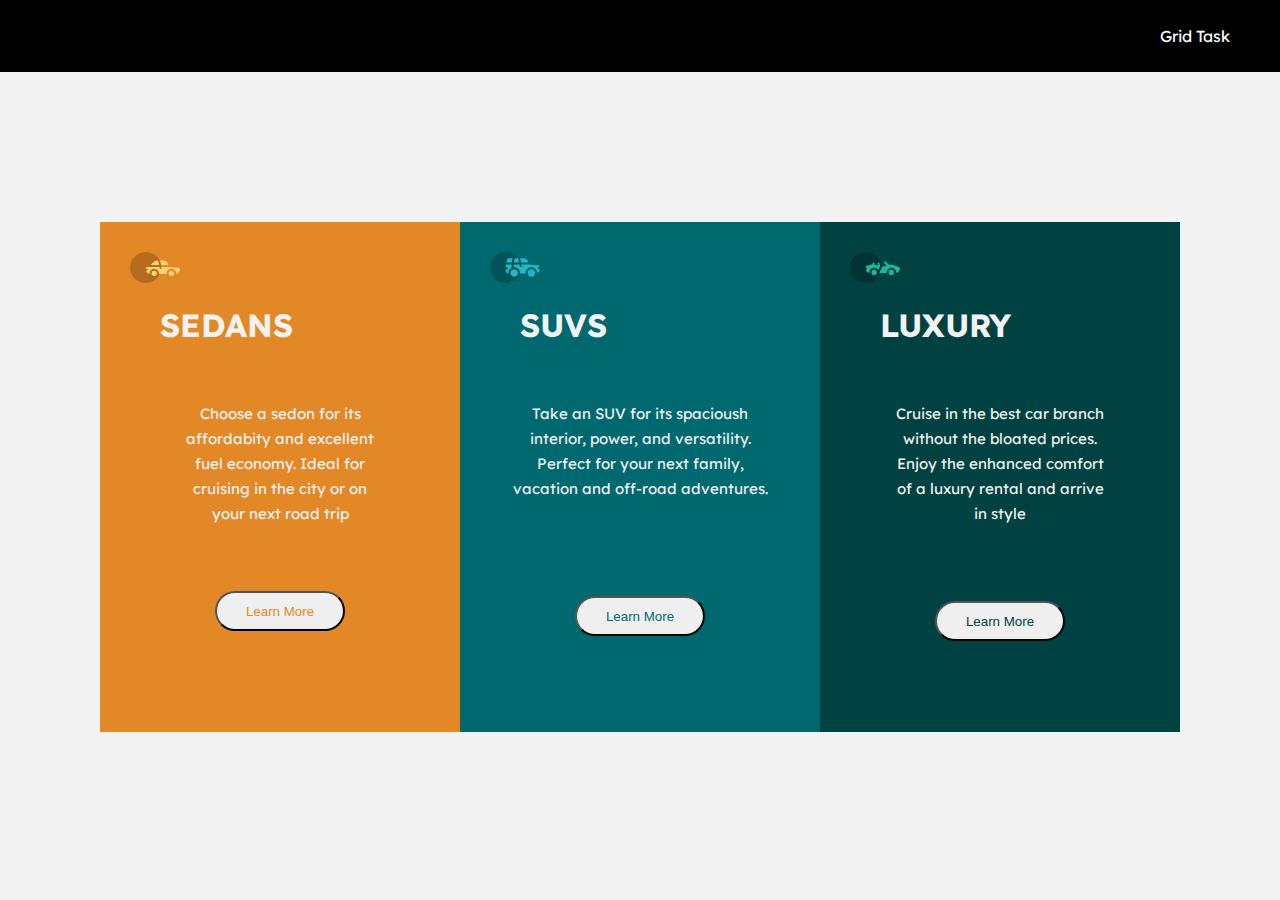
<file: index.html>
<!DOCTYPE html>
<html lang="en">
<head>
    <meta charset="UTF-8">
    <meta http-equiv="X-UA-Compatible" content="IE=edge">
    <meta name="viewport" content="width=device-width, initial-scale=1.0">
    <title>Document</title>
    <link rel="preconnect" href="https://fonts.googleapis.com">
    <link rel="preconnect" href="https://fonts.gstatic.com" crossorigin>
    <link href="https://fonts.googleapis.com/css2?family=Lexend+Deca&display=swap" rel="stylesheet">
    <link rel="stylesheet" type="text/css" href="./style.css">
</head>
<body>
    <header>
        <nav>
            <ul>
                <a href="./grid.html">Grid Task</a>
            </ul>
        </nav>
    </header>
    <div class="contanier">
        <div class="con" id="sedans" style="width:300px;">
            <img src="./images/icon-sedans.svg" alt="" style="width:50px;">
            <h1>SEDANS</h1>
            <p>
                Choose a sedon for its <br> affordabity and excellent <br>
                fuel economy. Ideal for<br>cruising in the city or on <br>
                your next road trip
            
            </p>
            <button>Learn More</button>
        </div>
        <div class="con" id="suvs" style="width:300px;" >
            <img src="./images/icon-suvs.svg" alt="" style="width:50px;">
            <h1>SUVS</h1>
            <p>
                Take an SUV for its spacioush<br>interior, power, and versatility.<br>Perfect for your next family,<br>
                vacation and off-road adventures.
            </p>
            <button>Learn More </button>
        </div>
        <div class="con" id="luxury" style="width:300px;">
            <img src="./images/icon-luxury.svg" alt="" style="width:50px;">
            <h1>LUXURY</h1>
            <p>
                Cruise in the best car branch <br>without
                the bloated prices. <br>Enjoy the enhanced comfort <br>
                of a luxury rental and arrive <br>in style
            </p>
            <button>Learn More</button>
        </div>
    </div>
</body>
</html>
</file>
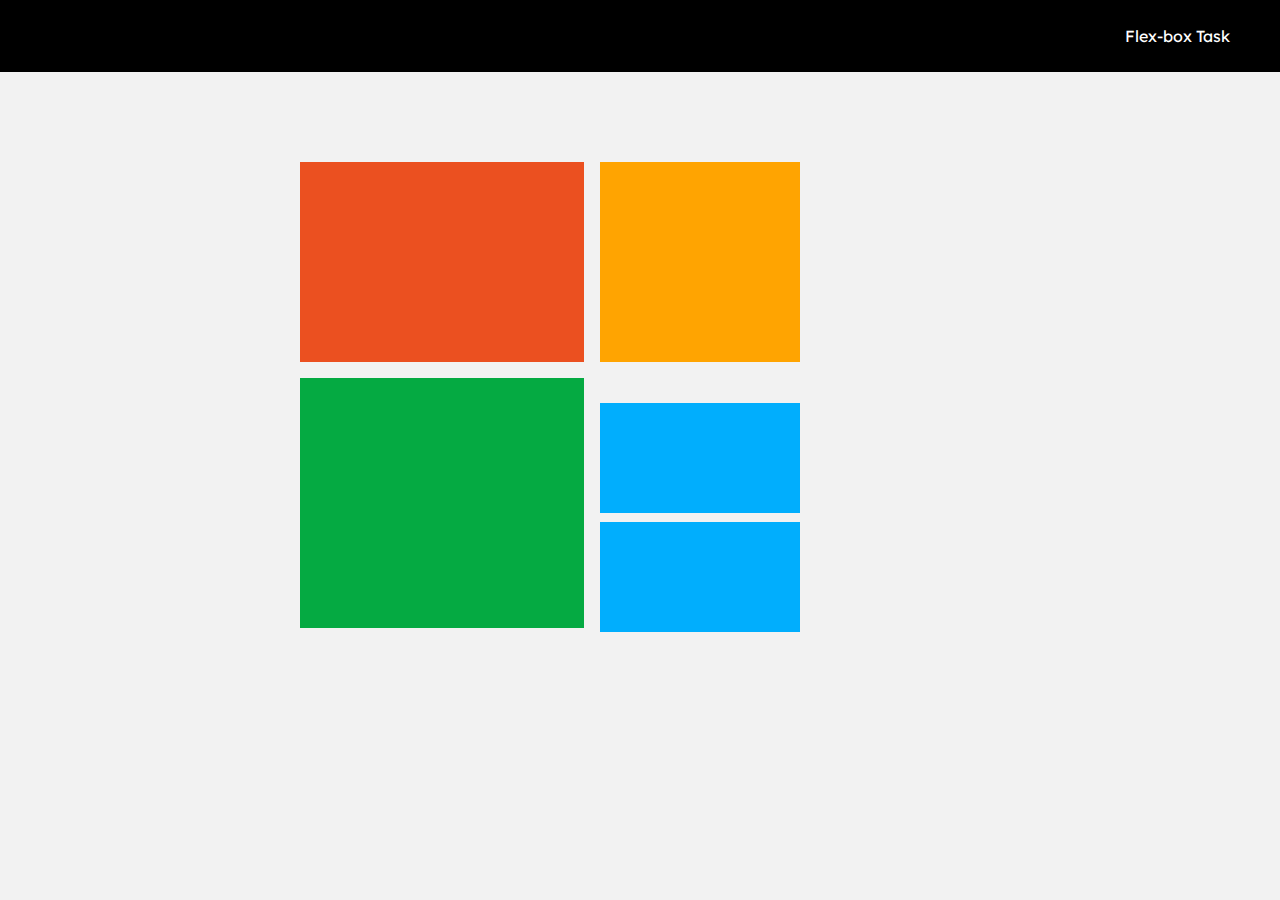
<file: grid.html>
<!DOCTYPE html>
<html lang="en">
<head>
    <meta charset="UTF-8">
    <meta http-equiv="X-UA-Compatible" content="IE=edge">
    <meta name="viewport" content="width=device-width, initial-scale=1.0">
    <title>Document</title>
    <link rel="preconnect" href="https://fonts.googleapis.com">
    <link rel="preconnect" href="https://fonts.gstatic.com" crossorigin>
    <link href="https://fonts.googleapis.com/css2?family=Lexend+Deca&display=swap" rel="stylesheet">
    <link rel="stylesheet" type="text/css" href="./style.css">
    <link rel="stylesheet" type="text/css" href="./grid.css">
</head>
<body>
    <header>
        <nav>
            <ul>
                <a href="./index.html">Flex-box Task</a>
            </ul>
        </nav>
    </header>
    <div class="box">
        <div class="container">
            <div class="red grid"></div>
            <div class="yellow grid"></div>
            <div class="green grid" id="green"></div>
            <div class="last grid">
                <div class="blue" id="first"></div>
                <div class="blue" id="second"></div>
            </div>
        </div>
        
    </div>
</body>
</html>
</file>
<file: style.css>
:root{
    --white: hsl(0, 0%, 95%);
    --orange: hsl(31, 77%, 52%);
    --cyan: hsl(184, 100%, 22%);
    --dark-cyan: hsl(179, 100%, 13%);
}

body{
    margin: 0;
    padding: 0;
    background-color: var(--white);
    font-family: 'Lexend Deca', sans-serif;
}
.contanier{
    display: flex;
    background-color: hsl(0, 0%, 95%);
    align-items: center;
    justify-content: center;
    flex-direction: row;
    padding: 150px 50px;
    height: fit-content;
}
#sedans{
    background-color: var(--orange);
}
#sedans button{
    color: var(--orange);
    margin-top: 50px;
}
#suvs{
    background-color: var(--cyan);
}
#suvs button{
    color: var(--cyan);
}
#luxury{
    background-color: var(--dark-cyan);
}
#luxury button{
    color: var(--dark-cyan);
    margin-top: 60px;
}
.con{
    display: flex;
    padding: 30px;
    flex-direction: column;
    height: 450px;
    color: var(--white);
    width: 50vw;

}
.con p{
    padding-top: 20px;
    text-align: center;
    font-size: 15px;
    line-height: 25px;
}
h1{
    padding-left: 30px;
}
button{
    margin-top: 80px;
    width: 130px;
    border-radius: 30px;
    align-self: center;
    height: 40px;
    cursor: pointer;
}
nav{
    display: flex;
    background-color: black;
    padding: 10px;
}
ul{
    margin-left: auto;
    padding: 0 40px;
}
a{
    text-decoration: none;
    color: white;

}
</file>
<file: grid.css>
:root{
    --red: #eb5020;
    --yellow: #ffa401;
    --green: #05aa42;
    --blue: #01aefd;
}
body{
    margin: 0;
    padding: 0;
    overflow: hidden;
    font-family: 'Lexend Deca', sans-serif;
}
.box{
    margin-top: 40px;
    gap: 30px;
    margin-left: 250px;
}

.container{
    display: grid;
    grid-template-columns: 1.5fr 1fr;
    padding: 50px;
    width: 500px;
    align-items: center;
    gap: 1rem;
    grid-template-areas:
    "item1 item2"
    "item3 item4";
    grid-template-rows: 3;
}
.container > .grid{
    height: 200px;
}
.red{
    background-color: var(--red);
    grid-area: item1;
}
.yellow{
    background-color: var(--yellow);
    grid-area: item2;
}
.green{
    background-color: var(--green);
    grid-area: item3;

}
#green{
    height: 250px;
}

.blue{
    background-color: var(--blue);
    height: 110px;
    width: 200px;
    margin-top: 0;
}
#second{
    margin-top: 9px;
}
nav{
    display: flex;
    background-color: black;
    padding: 10px;
}
ul{
    margin-left: auto;
    padding: 0 40px;
}
a{
    text-decoration: none;
    color: white;

}
</file>
